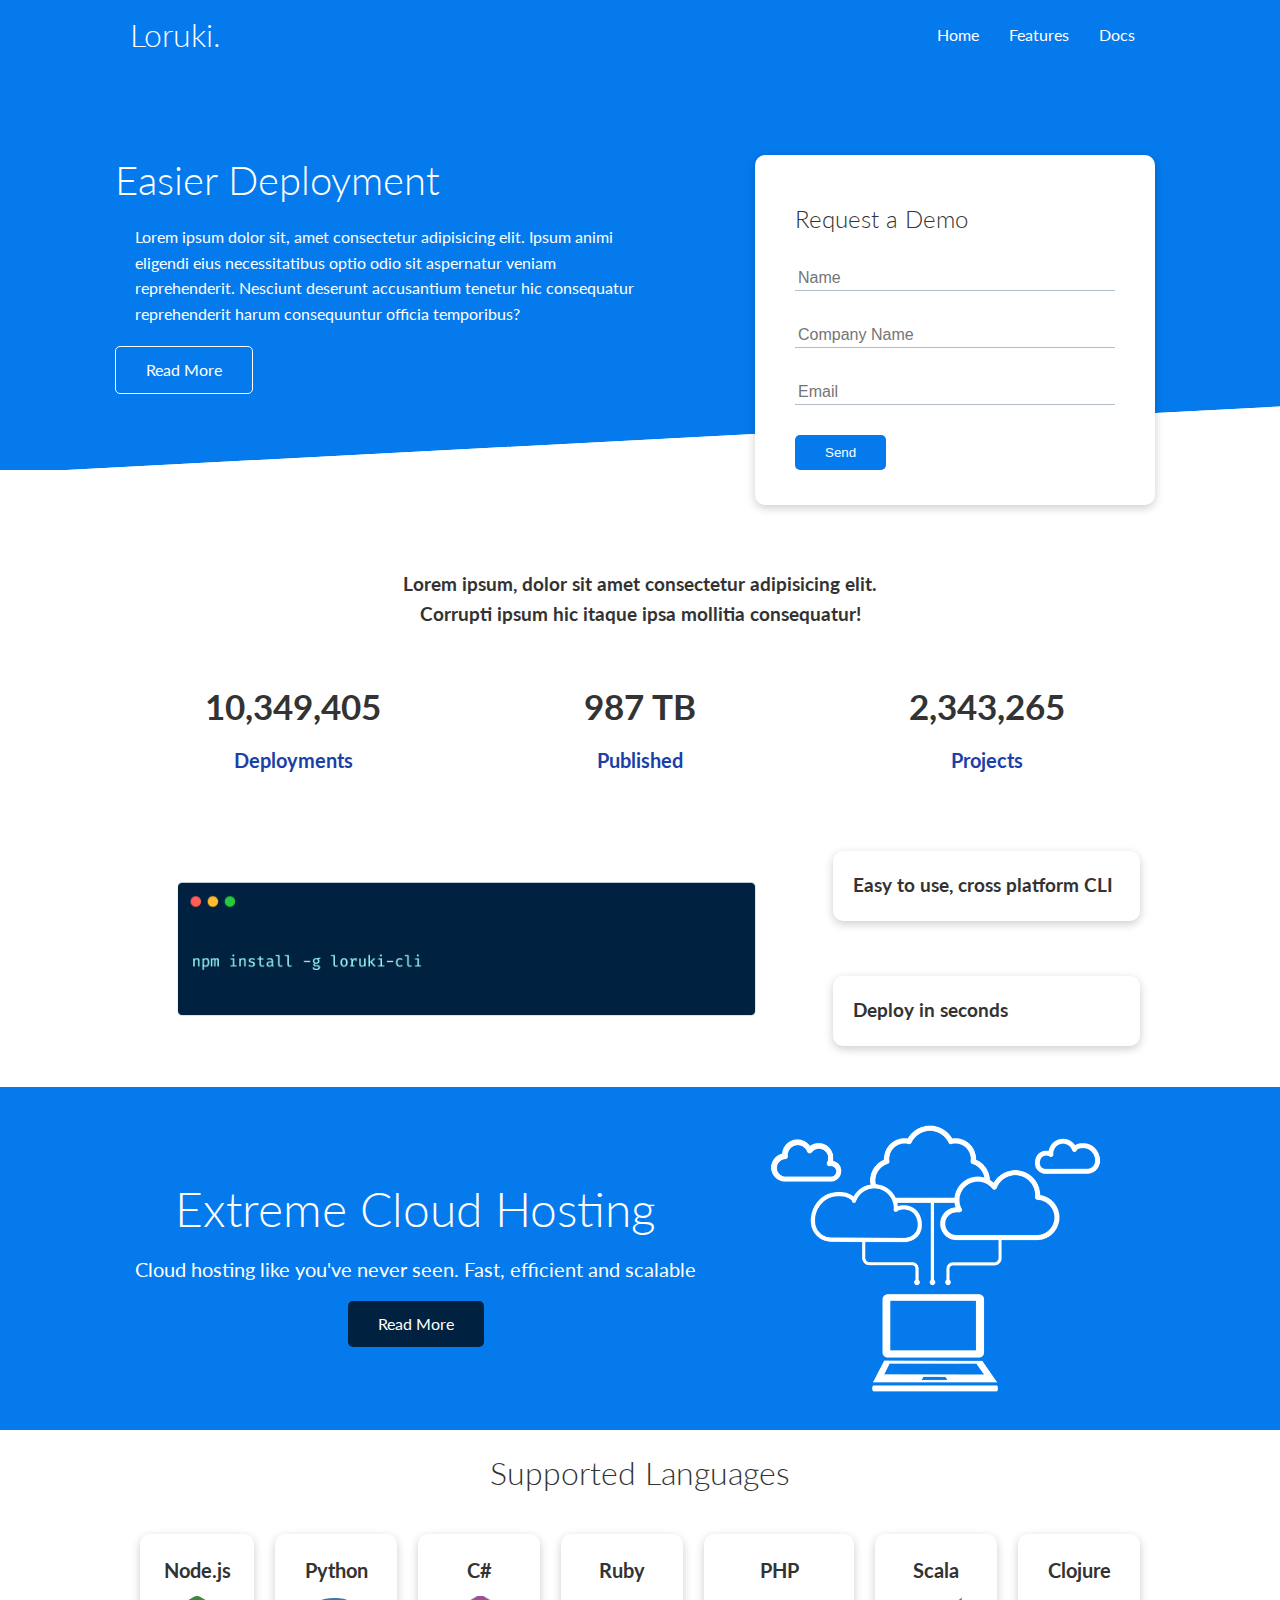
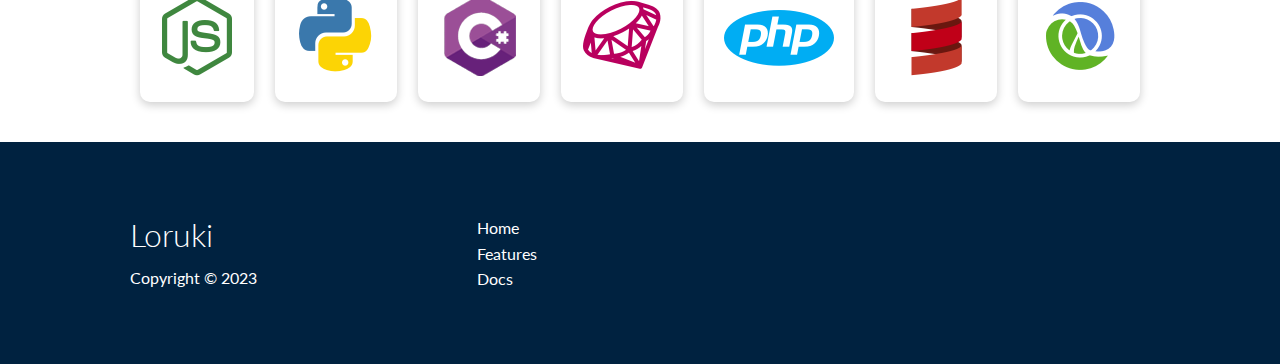
<file: index.html>
<!DOCTYPE html>
<html lang="en">
<head>
    <meta charset="UTF-8">
    <meta name="viewport" content="width=device-width, initial-scale=1.0">
    
    <link rel="stylesheet" href="https://cdnjs.cloudflare.com/ajax/libs/font-awesome/6.4.2/css/all.min.css" integrity="sha512-z3gLpd7yknf1YoNbCzqRKc4qyor8gaKU1qmn+CShxbuBusANI9QpRohGBreCFkKxLhei6S9CQXFEbbKuqLg0DA==" crossorigin="anonymous" referrerpolicy="no-referrer" />
    <link rel="stylesheet" href="css/utlities.css">
    <link rel="stylesheet" href="css/style.css">
    <title>Loruki | Cloud Hosting for Everyone</title>
</head>
<body>
    <!-- Nav Bar -->
    <div class="navbar">
        <div class="container flex"> <!-- We want a container because we don't want the div to be the whole screen -->
            <h1 class="logo">Loruki.</h1>
            <nav>
                <ul>
                    <li><a href="index.html">Home</a></li>
                    <li><a href="features.html">Features</a></li>
                    <li><a href="docs.html">Docs</a></li>
                </ul>
            </nav>
        </div>
    </div>

    <!-- Showcase -->
    <section class="showcase">
        <div class="container grid">
            <div class="showcase-text">
                <h1>Easier Deployment</h1>
                <p> Lorem ipsum dolor sit, amet consectetur adipisicing elit. Ipsum animi eligendi eius necessitatibus optio odio sit aspernatur veniam reprehenderit. Nesciunt deserunt accusantium tenetur hic consequatur reprehenderit harum consequuntur officia temporibus?</p>
                <a href="features.html" class="btn btn-outline">Read More</a> 
            </div>

            <div class="showcase-form card">
                <h2>Request a Demo</h2>
                <form>
                    <div class="form-control">
                        <input type="text" name="name" placeholder="Name" required>
                    </div>
                    <div class="form-control">
                        <input type="text" name="company" placeholder="Company Name" required>
                    </div>
                    <div class="form-control">
                        <input type="email" name="email" placeholder="Email" required>
                    </div>
                    <input type="submit" value="Send" class="btn btn-primary">
                </form>
            </div>
        </div>
    </section>

    <!-- Stats -->
    <section class="stats">
        <div class="container">
            <h3 class="stats-heading text-center my-1">
                Lorem ipsum, dolor sit amet consectetur adipisicing elit. Corrupti ipsum hic itaque ipsa mollitia consequatur!
            </h3>

            <div class="grid grid-3 text-center my-4">
                <div>
                    <i class="fas fa-server fa-3x"></i>
                    <h3>10,349,405</h3>
                    <p class="text-secondary">Deployments</p>
                </div>
                <div>
                    <i class="fas fa-upload fa-3x"></i>
                    <h3>987 TB</h3>
                    <p class="text-secondary">Published</p>
                </div>
                <div>
                    <i class="fa fa-project-diagram fa-3x"></i>
                    <h3>2,343,265</h3>
                    <p class="text-secondary">Projects</p>
                </div>
            </div>
        </div>
    </section>

    <!-- CLI -->
    <section class="cli">
        <div class="container grid">
            <img src="images/cli.png" alt="">
            <div class="card">
                <h3>Easy to use, cross platform CLI</h3>
            </div>
            <div class="card">
                <h3>Deploy in seconds</h3>
            </div>
        </div>
    </section>

    <!-- Cloud -->
    <section class="cloud bg-primary my-2 py-2">
        <div class="container grid">
            <div class="text-center">
                <h2 class="lg">Extreme Cloud Hosting</h2>
                <p class="lead my-1">Cloud hosting like you've never seen. Fast, efficient and scalable</p>
                <a href="features.html" class="btn btn-dark">Read More</a>
            </div>
            <img src="images/cloud.png">
        </div>
    </section>

    <!-- Languages -->
    <section class="languages">
        <h2 class="md text-center my-2">
            Supported Languages
        </h2>
        <div class="container flex">
            <div class="card">
                <h4>Node.js</h4>
                <img src="images/node.png" alt="">
            </div>
            <div class="card">
                <h4>Python</h4>
                <img src="images/python.png" alt="">
              </div>
              <div class="card">
                <h4>C#</h4>
                <img src="images/csharp.png" alt="">
              </div>
              <div class="card">
                <h4>Ruby</h4>
                <img src="images/ruby.png" alt="">
              </div>
              <div class="card">
                <h4>PHP</h4>
                <img src="images/php.png" alt="">
              </div>
              <div class="card">
                <h4>Scala</h4>
                <img src="images/scala.png" alt="">
              </div>
              <div class="card">
                <h4>Clojure</h4>
                <img src="images/clojure.png" alt="">
              </div>
    </section>

    <!-- Footer -->
    <footer class="footer bg-dark py-5">
        <div class="container grid grid-3">
            <div>
                <h1>Loruki</h1>
                <p>Copyright &copy; 2023</p>
            </div>
            <nav>
                <ul>
                    <li><a href="index.html">Home</a></li>
                    <li><a href="features.html">Features</a></li>
                    <li><a href="docs.html">Docs</a></li>
                </ul>
            </nav>
            <div class="social">
                <a href="#"><i class="fab fa-twitter fa-2x"></i></a>
                <a href="#"><i class="fab fa-facebook fa-2x"></i></a>
                <a href="#"><i class="fab fa-instagram fa-2x"></i></a>
                <a href="#"><i class="fab fa-github fa-2x"></i></a>
            </div>
        </div>
    </footer>
</body>
</html>
</file>
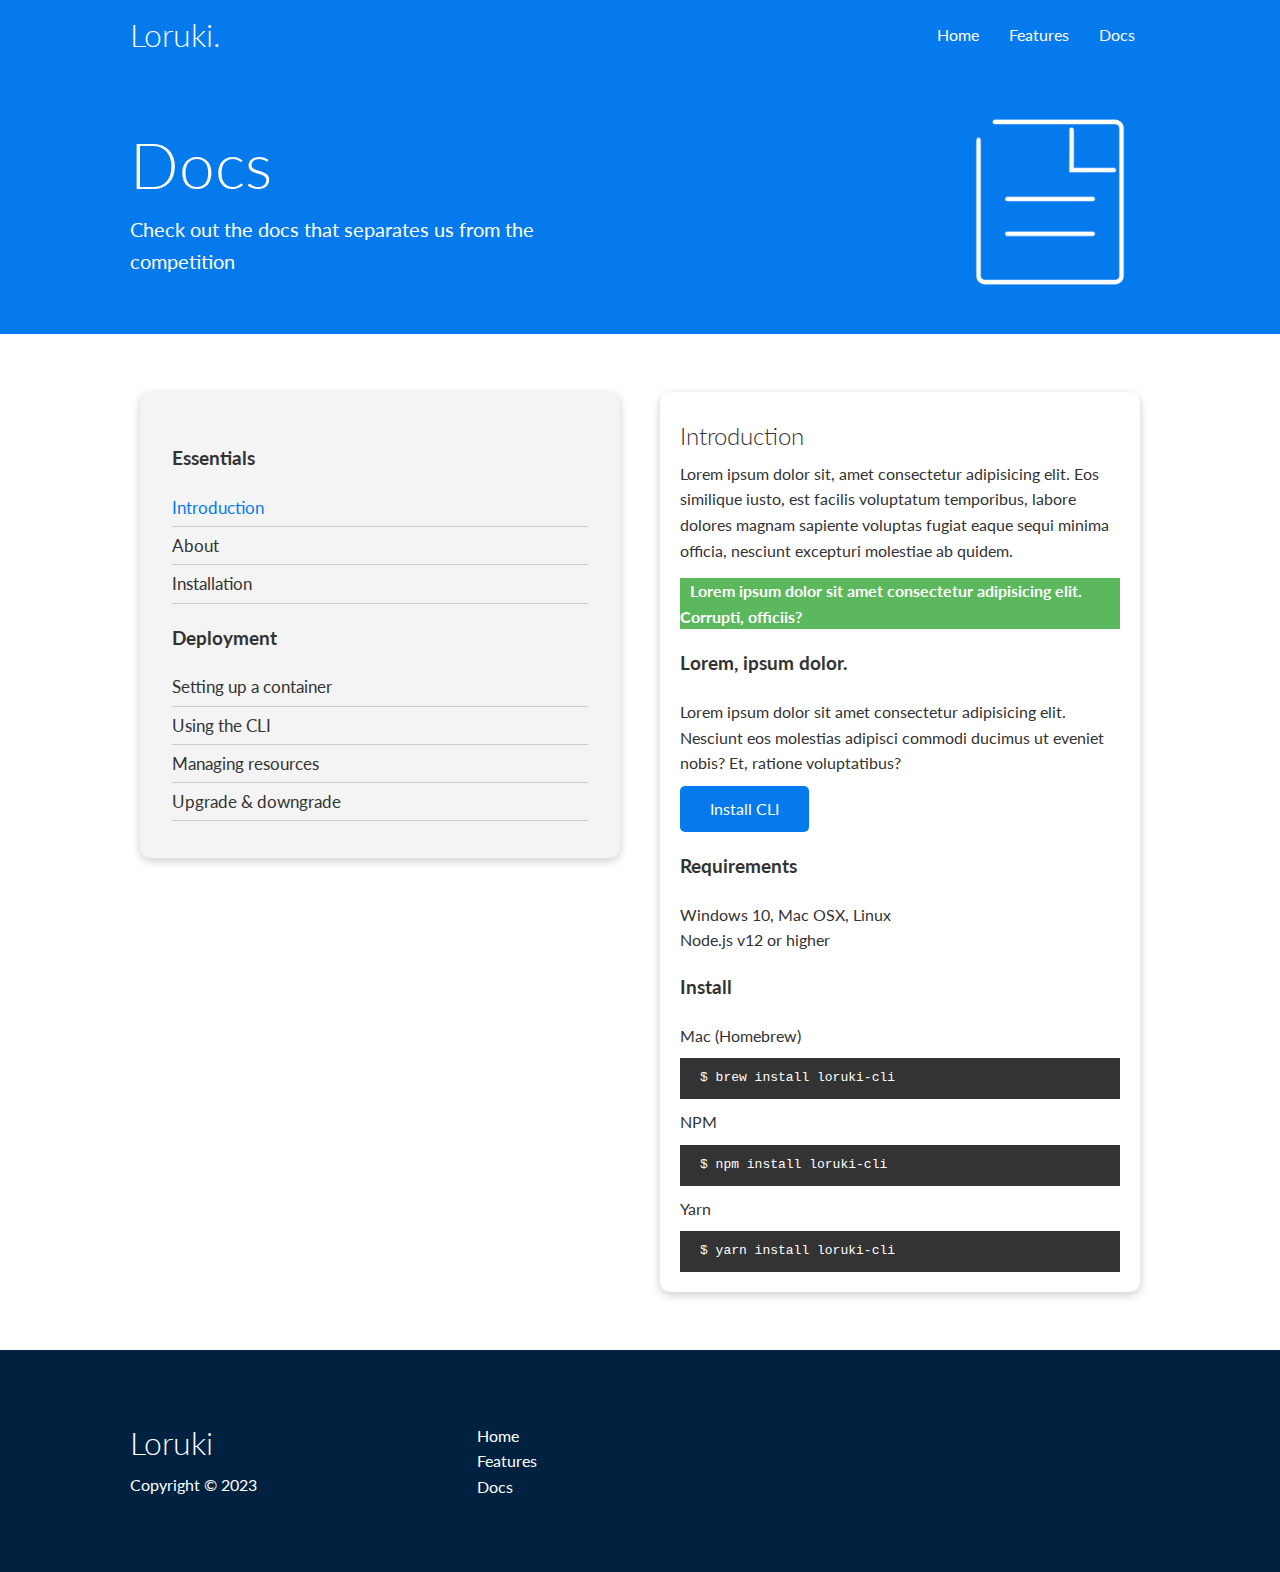
<file: docs.html>
<!DOCTYPE html>
<html lang="en">
<head>
    <meta charset="UTF-8">
    <meta name="viewport" content="width=device-width, initial-scale=1.0">
    
    <link rel="stylesheet" href="https://cdnjs.cloudflare.com/ajax/libs/font-awesome/6.4.2/css/all.min.css" integrity="sha512-z3gLpd7yknf1YoNbCzqRKc4qyor8gaKU1qmn+CShxbuBusANI9QpRohGBreCFkKxLhei6S9CQXFEbbKuqLg0DA==" crossorigin="anonymous" referrerpolicy="no-referrer" />
    <link rel="stylesheet" href="css/utlities.css">
    <link rel="stylesheet" href="css/style.css">
    <title>Loruki | Cloud Hosting for Everyone</title>
</head>
<body>
    <!-- Nav Bar -->
    <div class="navbar">
        <div class="container flex"> <!-- We want a container because we don't want the div to be the whole screen -->
            <h1 class="logo">Loruki.</h1>
            <nav>
                <ul>
                    <li><a href="index.html">Home</a></li>
                    <li><a href="features.html">Features</a></li>
                    <li><a href="docs.html">Docs</a></li>
                </ul>
            </nav>
        </div>
    </div>

    <!-- Head -->
    <section class="docs-head bg-primary py-3">
        <div class="container grid">
            <div>
                <h1 class="xl">Docs</h1>
                <p class="lead">
                    Check out the docs that separates us from the competition
                </p>
            </div>
            <img src="images/docs.png">
        </div>
    </section>

    <!-- Docs Main -->
    <section class="docs-main my-4">
        <div class="container grid">
            <div class="card bg-light p-3">
                <h3 class="my-2">Essentials</h3>
                <nav>
                    <ul>
                        <li><a href="#" class="text-primary">Introduction</a></li>
                        <li><a href="#">About</a></li>
                        <li><a href="#">Installation</a></li>
                    </ul>
                </nav>
                <h3 class="my-2">Deployment</h3>
                <nav>
                    <ul>
                        <li><a href="#">Setting up a container</a></li>
							<li><a href="#">Using the CLI</a></li>
							<li><a href="#">Managing resources</a></li>
							<li><a href="#">Upgrade & downgrade</a></li>
                    </ul>
                </nav>
            </div>
            <div class="card">
                <h2>Introduction</h2>
                <p>Lorem ipsum dolor sit, amet consectetur adipisicing elit. Eos similique iusto, est facilis voluptatum temporibus, labore dolores magnam sapiente voluptas fugiat eaque sequi minima officia, nesciunt excepturi molestiae ab quidem.</p>
                <div class="alert alert-success">
                    <i class="fas fa-info"></i> Lorem ipsum dolor sit amet consectetur adipisicing elit. Corrupti, officiis?
                </div>
                <h3>Lorem, ipsum dolor.</h3>
                <p>Lorem ipsum dolor sit amet consectetur adipisicing elit. Nesciunt eos molestias adipisci commodi ducimus ut eveniet nobis? Et, ratione voluptatibus?</p>
                <a href="#" class="btn btn-primary">Install CLI</a>
            
                <h3>Requirements</h3>
                <ul>
                    <li>Windows 10, Mac OSX, Linux</li>
                    <li>Node.js v12 or higher</li>
                </ul>

                <h3>Install</h3>
                <p>Mac (Homebrew)</p>
                <pre><code>$ brew install loruki-cli</code></pre>
                <p>NPM</p>
                <pre><code>$ npm install loruki-cli</code></pre>
                <p>Yarn</p>
                <pre><code>$ yarn install loruki-cli</code></pre>
            </div>
        </div>
    </section>

    <!-- Footer -->
    <footer class="footer bg-dark py-5">
        <div class="container grid grid-3">
            <div>
                <h1>Loruki</h1>
                <p>Copyright &copy; 2023</p>
            </div>
            <nav>
                <ul>
                    <li><a href="index.html">Home</a></li>
                    <li><a href="features.html">Features</a></li>
                    <li><a href="docs.html">Docs</a></li>
                </ul>
            </nav>
            <div class="social">
                <a href="#"><i class="fab fa-twitter fa-2x"></i></a>
                <a href="#"><i class="fab fa-facebook fa-2x"></i></a>
                <a href="#"><i class="fab fa-instagram fa-2x"></i></a>
                <a href="#"><i class="fab fa-github fa-2x"></i></a>
            </div>
        </div>
    </footer>
</body>
</html>
</file>
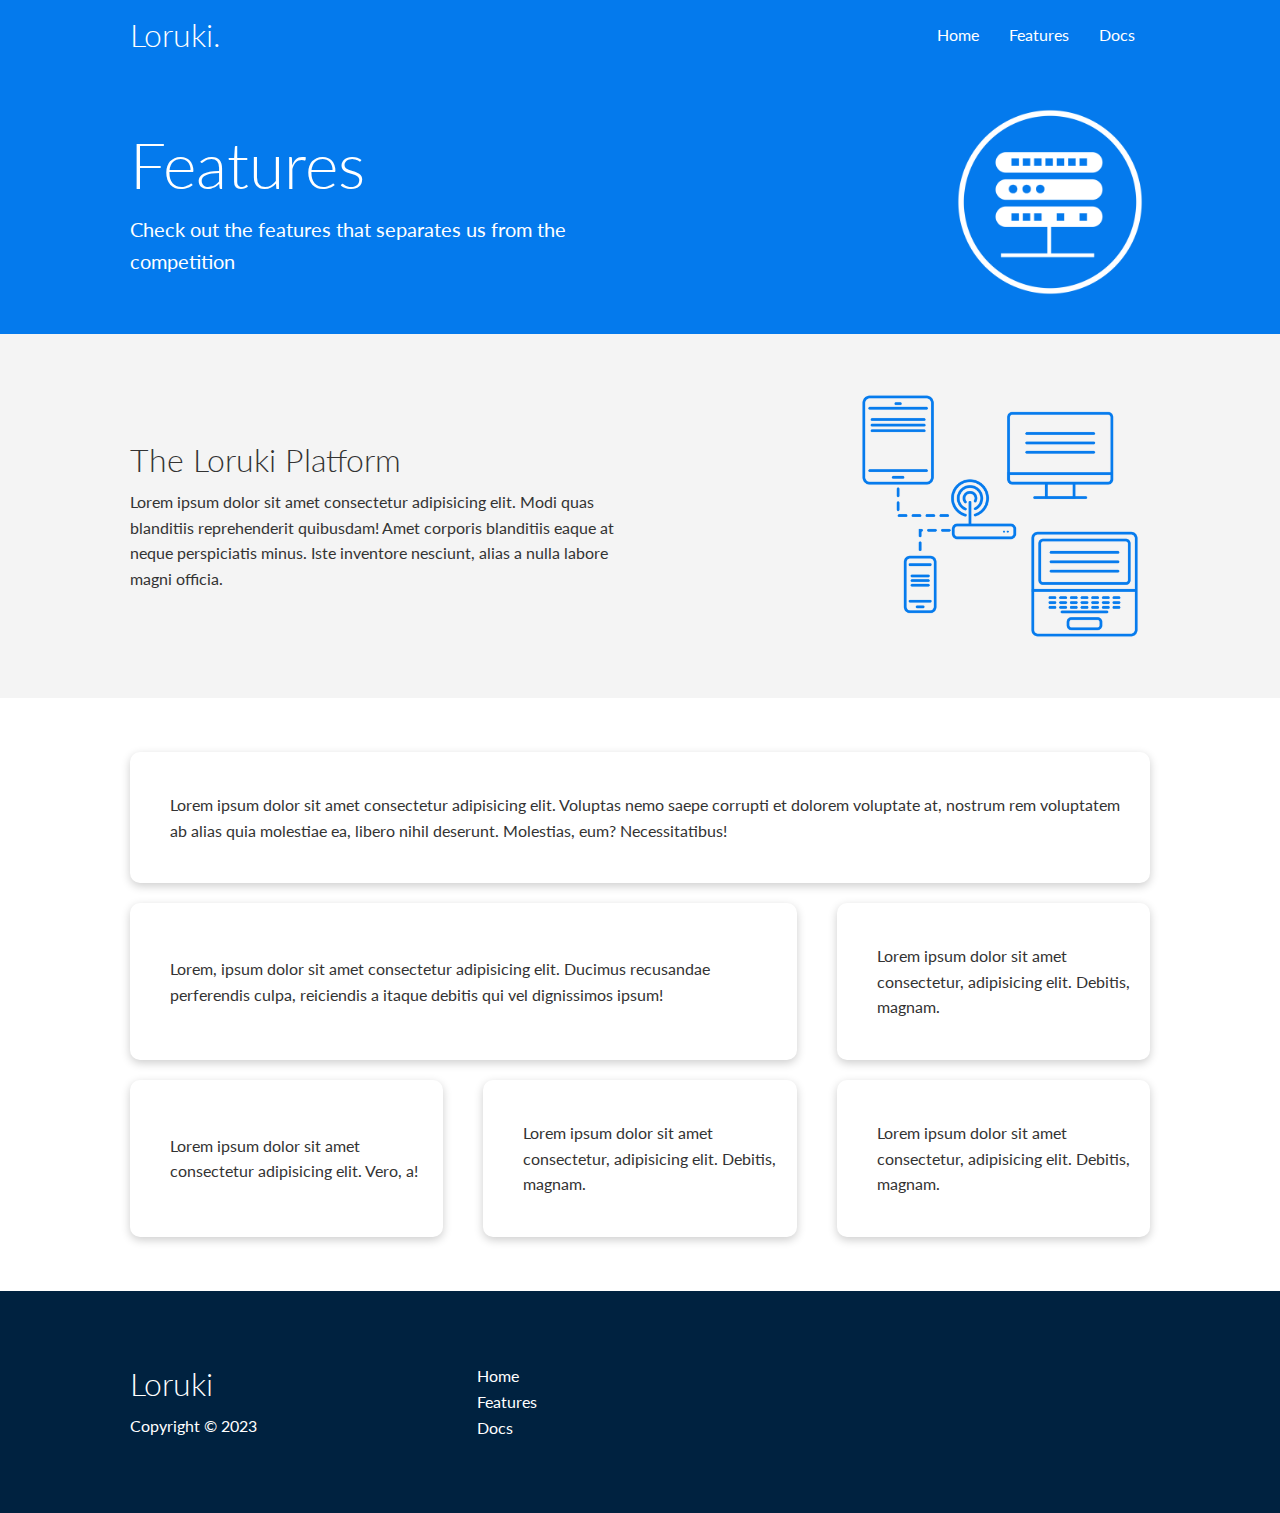
<file: features.html>
<!DOCTYPE html>
<html lang="en">
<head>
    <meta charset="UTF-8">
    <meta name="viewport" content="width=device-width, initial-scale=1.0">
    
    <link rel="stylesheet" href="https://cdnjs.cloudflare.com/ajax/libs/font-awesome/6.4.2/css/all.min.css" integrity="sha512-z3gLpd7yknf1YoNbCzqRKc4qyor8gaKU1qmn+CShxbuBusANI9QpRohGBreCFkKxLhei6S9CQXFEbbKuqLg0DA==" crossorigin="anonymous" referrerpolicy="no-referrer" />
    <link rel="stylesheet" href="css/utlities.css">
    <link rel="stylesheet" href="css/style.css">
    <title>Loruki | Cloud Hosting for Everyone</title>
</head>
<body>
    <!-- Nav Bar -->
    <div class="navbar">
        <div class="container flex"> <!-- We want a container because we don't want the div to be the whole screen -->
            <h1 class="logo">Loruki.</h1>
            <nav>
                <ul>
                    <li><a href="index.html">Home</a></li>
                    <li><a href="features.html">Features</a></li>
                    <li><a href="docs.html">Docs</a></li>
                </ul>
            </nav>
        </div>
    </div>

    <!-- Head -->
    <section class="features-head bg-primary py-3">
        <div class="container grid">
            <div>
                <h1 class="xl">Features</h1>
                <p class="lead">
                    Check out the features that separates us from the competition
                </p>
            </div>
            <img src="images/server.png">
        </div>
    </section>

    <!-- Subhead -->
    <section class="features-sub-head bg-light py-3">
        <div class="container grid">
            <div>
                <h1 class="md">The Loruki Platform</h1>
                <p>
                    Lorem ipsum dolor sit amet consectetur adipisicing elit. Modi quas blanditiis reprehenderit quibusdam! Amet corporis blanditiis eaque at neque perspiciatis minus. Iste inventore nesciunt, alias a nulla labore magni officia.
                </p>
            </div>
            <img src="images/server2.png">
        </div>
    </section>
    <!--Features-main -->
    <section class="features-main my-2">
        <div class="container grid grid-3">
            <div class="card flex">
                <i class="fas fa-server fa-3x"></i>
                <p>Lorem ipsum dolor sit amet consectetur adipisicing elit. Voluptas nemo saepe corrupti et dolorem voluptate at, nostrum rem voluptatem ab alias quia molestiae ea, libero nihil deserunt. Molestias, eum? Necessitatibus!</p>
            </div>
            <div class="card flex">
                <i class="fas fa-network-wired fa-3x"></i>
                <p>
                    Lorem, ipsum dolor sit amet consectetur adipisicing elit. Ducimus
                    recusandae perferendis culpa, reiciendis a itaque debitis qui vel
                    dignissimos ipsum!
                </p>
            </div>
            <div class="card flex">
                <i class="fas fa-laptop-code fa-3x"></i>
                <p>
                    Lorem ipsum dolor sit amet consectetur, adipisicing elit. Debitis,
                    magnam.
                </p>
            </div>
            <div class="card flex">
                <i class="fas fa-database fa-3x"></i>
                <p>
                    Lorem ipsum dolor sit amet consectetur adipisicing elit. Vero, a!
                </p>
            </div>
            <div class="card flex">
                <i class="fas fa-power-off fa-3x"></i>
                <p>
                    Lorem ipsum dolor sit amet consectetur, adipisicing elit. Debitis,
                    magnam.
                </p>
            </div>
            <div class="card flex">
                <i class="fas fa-upload fa-3x"></i>
                <p>
                    Lorem ipsum dolor sit amet consectetur, adipisicing elit. Debitis,
                    magnam.
                </p>
            </div>
        </div>
    </section>

    <!-- Footer -->
    <footer class="footer bg-dark py-5">
        <div class="container grid grid-3">
            <div>
                <h1>Loruki</h1>
                <p>Copyright &copy; 2023</p>
            </div>
            <nav>
                <ul>
                    <li><a href="index.html">Home</a></li>
                    <li><a href="features.html">Features</a></li>
                    <li><a href="docs.html">Docs</a></li>
                </ul>
            </nav>
            <div class="social">
                <a href="#"><i class="fab fa-twitter fa-2x"></i></a>
                <a href="#"><i class="fab fa-facebook fa-2x"></i></a>
                <a href="#"><i class="fab fa-instagram fa-2x"></i></a>
                <a href="#"><i class="fab fa-github fa-2x"></i></a>
            </div>
        </div>
    </footer>
</body>
</html>
</file>
<file: css/utlities.css>
/* Utilities */

.container {
    max-width: 1100px;
    margin: 0 auto;
    overflow: auto;
    padding: 0 40px;
}

.card {
    color: #333;
    background-color: #fff;
    border-radius: 10px;
    box-shadow: 0 3px 10px rgba(0,0,0, 0.2);
    padding: 20px;
    margin: 10px;
}

.btn {
    display:inline-block;
    padding: 10px 30px;
    cursor: pointer;
    background: var(--primary-color);
    color: #fff;
    border: none;
    border-radius: 5px;
}

.btn-outline {
    background-color:transparent;
    border: 1px #fff solid;
}


.btn:hover {
    transform: scale(0.98);
}

/* Background and colored buttons*/

.bg-primary, .btn-primary {
    background-color: var(--primary-color);
    color: #fff;
}

.bg-secondary, .btn-secondary {
    background-color: var(--secondary-color);
    color: #fff;
}

.bg-dark, .btn-dark {
    background-color: var(--dark-color);
    color: #fff;
}

.bg-light, .btn-light {
    background-color: var(--light-color);
    color: #333;
}

.bg-primary a,
.btn-primary a,
.bg-secondary a,
.btn-secondary a,
.bg-dark a,
.btn-dark a {
    color: #fff;
}
/* Text colors */

.text-primary {
    color: var(--primary-color);
}

.text-secondary {
    color: var(--secondary-color);
}

.text-dark {
    color: var(--dark-color);
}

.text-light {
    color: var(--light-color);
}
/* Text sizes */

.lead {
    font-size: 20px;
}

.sm {
    font-size: 1rem;
}

.md {
    font-size: 2rem;
}

.lg {
    font-size: 3rem;
}

.xl {
    font-size: 4rem;
}

.text-center{
    text-align: center;
}

/* Alert */
.alert {
    background-color: var(--light-color);
    padding: 10px 20;
    font-weight: bold;
    margin: 15px 0;
}

.alert i {
    margin-right: 10px;
}

.alert-success {
    background-color: var(--success-color);
    color: #fff;
}
.alert-error {
    background-color: var(--error-color);
    color: #fff;
}
.flex {
    display: flex;
    justify-content: space-between;
    align-items: center;
    height: 100%;
}

.grid {
    display:grid;
    grid-template-columns: 1fr 1fr;
    gap: 20px;
    justify-content: center;
    align-items: center;
    height: 100%;
}

.grid-3 {
    grid-template-columns: repeat(3, 1fr);
}

/* Margin */
.my-1 {
    margin: 1rem 0;
}

.my-2 {
    margin: 1.5rem 0;
}

.my-3 {
    margin: 2rem 0;
}

.my-4 {
    margin: 3rem 0;
}

.my-5 {
    margin: 4rem 0;
}

.m-1 {
    margin: 1rem;
}

.m-2 {
    margin: 1.5rem;
}

.m-3 {
    margin: 2rem;
}

.m-4 {
    margin: 3rem;
}

.m-5 {
    margin: 4rem;
}

/* Padding */
.py-1 {
    padding: 1rem 0;
}

.py-2 {
    padding: 1.5rem 0;
}

.py-3 {
    padding: 2rem 0;
}

.py-4 {
    padding: 3rem 0;
}

.py-5 {
    padding: 4rem 0;
}

.p-1 {
    padding: 1rem;
}

.p-2 {
    padding: 1.5rem;
}

.p-3 {
    padding: 2rem;
}

.p-4 {
    padding: 3rem;
}

.p-5 {
    padding: 4rem;
}
</file>
<file: css/style.css>
@import url('https://fonts.googleapis.com/css2?family=Lato:wght@300&family=Outfit&display=swap');

:root {
    --primary-color: #047aed;
    --secondary-color:#1c3fa8;
    --dark-color: #002240;
    --light-color: #f4f4f4;
    --success-color: #5cb85c;
    --error-color: #d9534f;
}

* {
    box-sizing: border-box;
    padding: 0;
    margin: 0;
}

body {
    font-family: 'Lato', sans-serif;
    color: #333;
    line-height: 1.6;
}

ul {
    list-style-type: none;
}

a {
    text-decoration: none;
    color: #333;
}

h1, h2 {
    font-weight: 300;
    line-height: 1.2;
    margin: 10px 0;
}

p {
    margin: 10px 0;
}

img {
    width: 100%;
}

code, pre {
    background: #333;
    color: #fff;
    padding: 10px;
}

/* Nav bar */
.navbar {
    background-color: var(--primary-color);
    color: #fff;
    height: 70px;
}

.navbar ul {
    display: flex;
}

.navbar a {
color: #fff;
padding: 10px;
margin: 0 5px;
}

.navbar a:hover {
    border-bottom: 2px #fff solid;
}

.navbar .flex {
    justify-content: space-between;
}

/* Showcase */
.showcase {
    height: 400px;
    background-color: var(--primary-color);
    color: #fff;
    position: relative;
}

.showcase h1 {
    font-size: 40px;
}

.showcase p{
    margin: 20px;
}

.showcase .grid {
    grid-template-columns: 55% 45%;
    gap: 30px;
    overflow: visible;
}

.showcase-text {
    animation: slideInFromLeft 1s ease-in;
}

.showcase-form {
    position: relative;
    top: 60px;
    height: 350px;
    width: 400px;
    padding: 40px;
    z-index: 100;
    justify-self: flex-end;
    animation: slideInFromRight 1s ease-in;

}

.showcase-form .form-control {
    margin: 30px 0;

}

.showcase-form input[type='text'],
.showcase-form input[type='email'] {
    border: 0;
    border-bottom: 1px solid #b4becb;
    width: 100%;
    padding: 3px;
    font-size: 16px;
}

.showcase-form input:focus {
    outline: none;
}

.showcase::before,
.showcase::after {
    content: '';
    position: absolute;
    height: 100px;
    bottom: -70px;
    right: 0;
    left: 0;
    background: #fff;
    transform: skewY(-3deg);
    -webkit-transform: skewY(-3deg);
    -moz-transform: skewY(-3deg);
    -ms-transform: skewY(-3deg);
}

/* Stats */
.stats {
    padding-top: 100px;
    animation: slideInFromBottom 1s ease-in;
}

.stats-heading {
    max-width: 500px;
    margin: auto;
}

.stats .grid h3 {
    font-size: 35px;
}

.stats .grid p {
    font-size: 20px;
    font-weight: bold;
}

/* CLI */
.cli .grid {
    grid-template-columns: repeat(3, 1fr);
    grid-template-rows: repeat(2, 1fr);
}

.cli .grid > *:first-child {
    grid-column: 1 / span 2;
    grid-row: 1 / span 2;
} 

/* Cloud */
.cloud .grid {
    grid-template-columns: 4fr 3fr;
}

/* Languages */
.languages .flex {
    flex-wrap: wrap;
}

.languages .card{
    text-align: center;
    margin: 18px 10px 40px;
    transition: transform 0.2s ease-in;
}

.languages .card h4 {
    font-size: 20px;
    margin-bottom: 10px;
}

.languages .card:hover {
    transform: translateY(-15px);
}

/* Features */

.features-head img,
.docs-head img {
    width: 200px;
    justify-self: flex-end;
}

.features-sub-head img {
    width: 300px;
    justify-self: flex-end;
}

.features-main .card > i{
    margin-right: 20px;
}

.features-main .grid {
    padding: 30px;
}

.features-main .grid > *:first-child{
    grid-column: 1 / span 3;
}

.features-main .grid > *:nth-child(2){
    grid-column: 1 / span 2;
}

/* Docs */
.docs-main h3 {
    margin: 20px 0;

}

.docs-main nav li {
    font-size: 17px;
    padding-bottom: 5px;
    margin-bottom: 5px;
    border-bottom: 1px #ccc solid;
}

.docs-main a:hover {
    font-weight: bold;

}
.docs-main .grid {
    grid-template-columns: 1 / 2fr;
    align-items: flex-start;
}

/* Footer */

.footer .social a {
    margin: 0 10px;
}

/* Animations */
@keyframes slideInFromLeft {
    0% {
        transform: translateX(-100%);
    }

    100% {
        transfrm: translateX(0);
    }
}
@keyframes slideInFromRight {
    0% {
        transform: translateX(100%);
    }

    100% {
        transfrm: translateX(0);
    }
}
@keyframes slideInFromTop {
    0% {
        transform: translateY(-100%);
    }

    100% {
        transfrm: translateX(0);
    }
}
@keyframes slideInFromBottom {
    0% {
        transform: translateY(100%);
    }

    100% {
        transfrm: translateX(0);
    }
}


/* Tablets and under */
@media(max-width: 768px) {
    .grid,
    .showcase .grid,
    .stats .grid,
    .cli .grid,
    .cloud .grid,
    .features-main .grid,
    .docs-main .grid {
        grid-template-columns: 1fr;
        grid-template-rows: 1fr;
    }

    .showcase {
        height: auto;
    }

    .showcase-text {
        text-align: center;
        margin-top: 40px;
    }

    .showcase-form {
        justify-self: center;
        margin: auto;
    }

    .cli .grid > *:first-child {
        grid-column: 1;
        grid-row: 1;
    } 

    .features-head,
    .features-sub-head,
    .docs-head {
        text-align: center;
    }
    .features-head img,
    .features-sub-head img,
    .docs-head img{
        justify-self: center;
    }

    .features-main .grid > *:first-child,
    .features-main .grid > *:nth-child(2) {
        grid-column: 1;
    }
}

/* Mobile */
@media(max-width: 500px) {
    .navbar {
        height: 110px;

    }

    .navbar .flex {
        flex-direction: column;
    }

    .navbar ul {
        padding: 10px;
        background-color: rgba(0,0,0, 0.1);
    }
}
</file>
